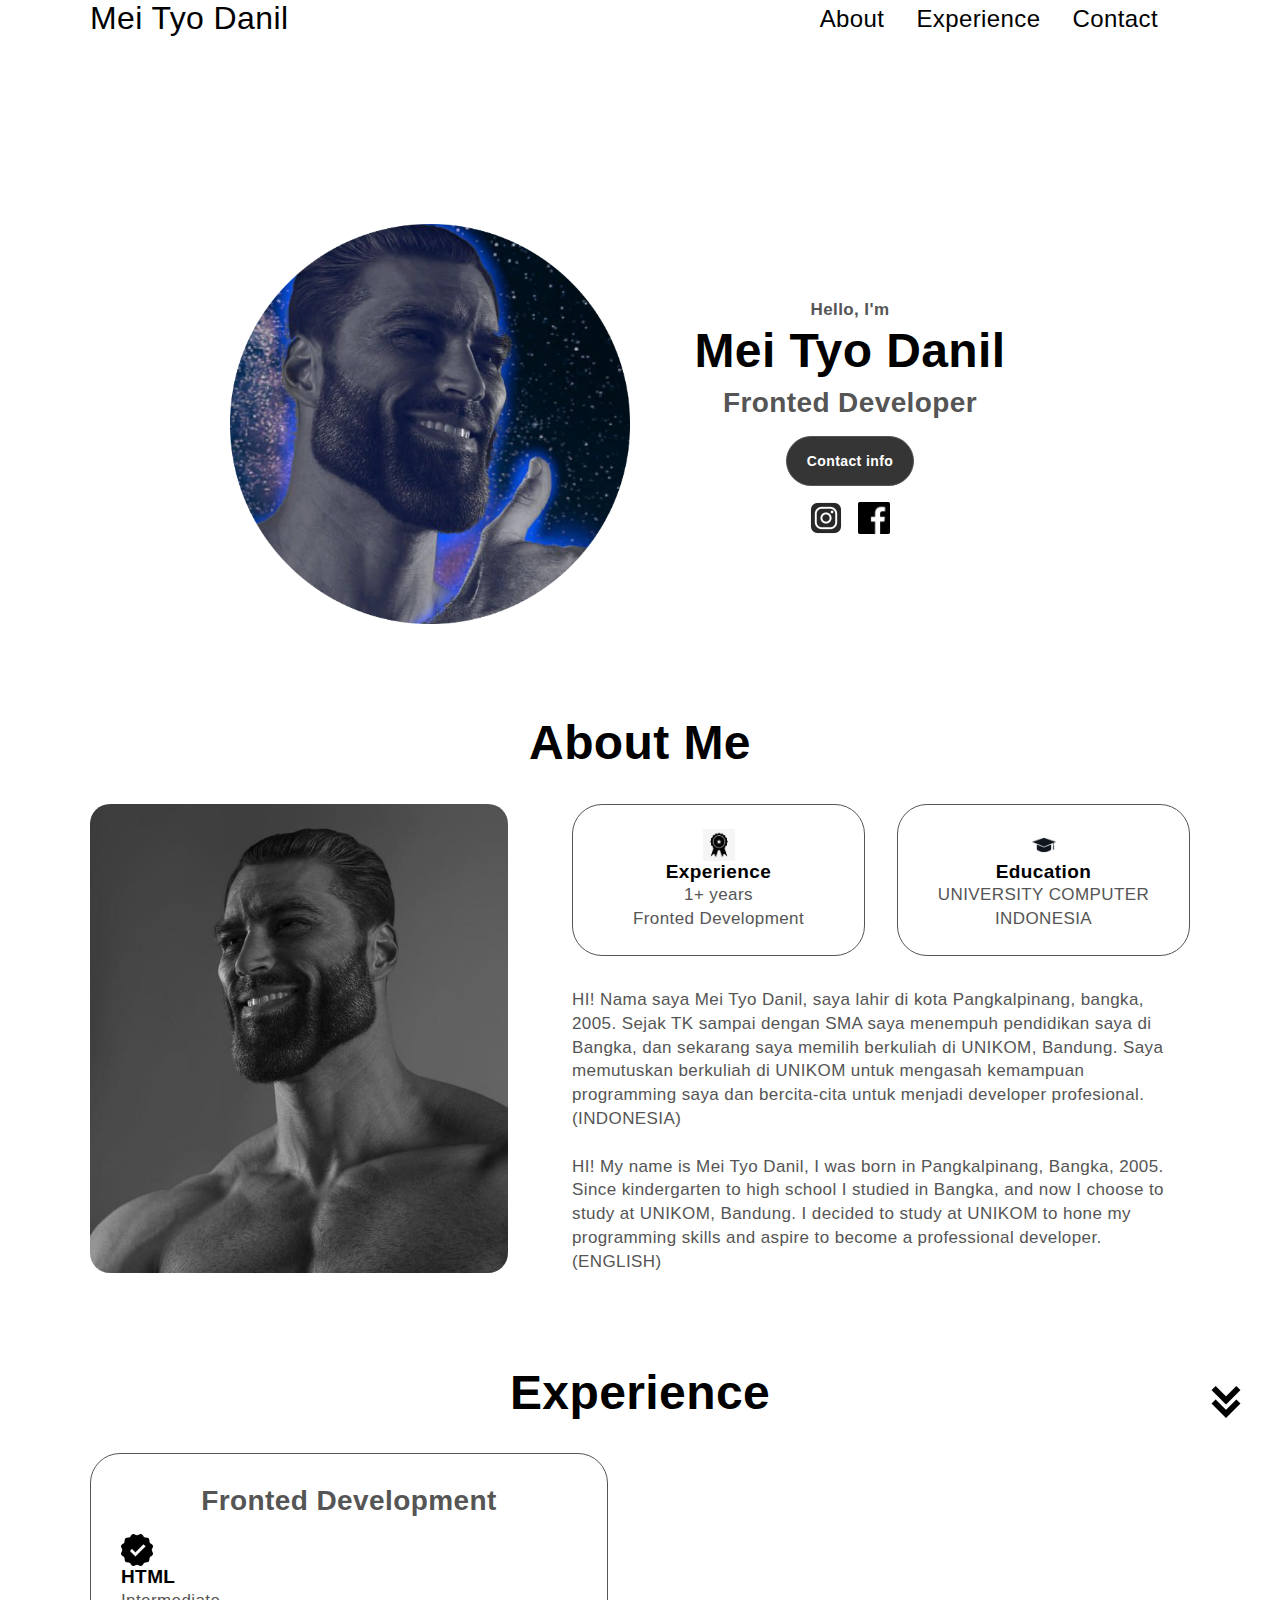
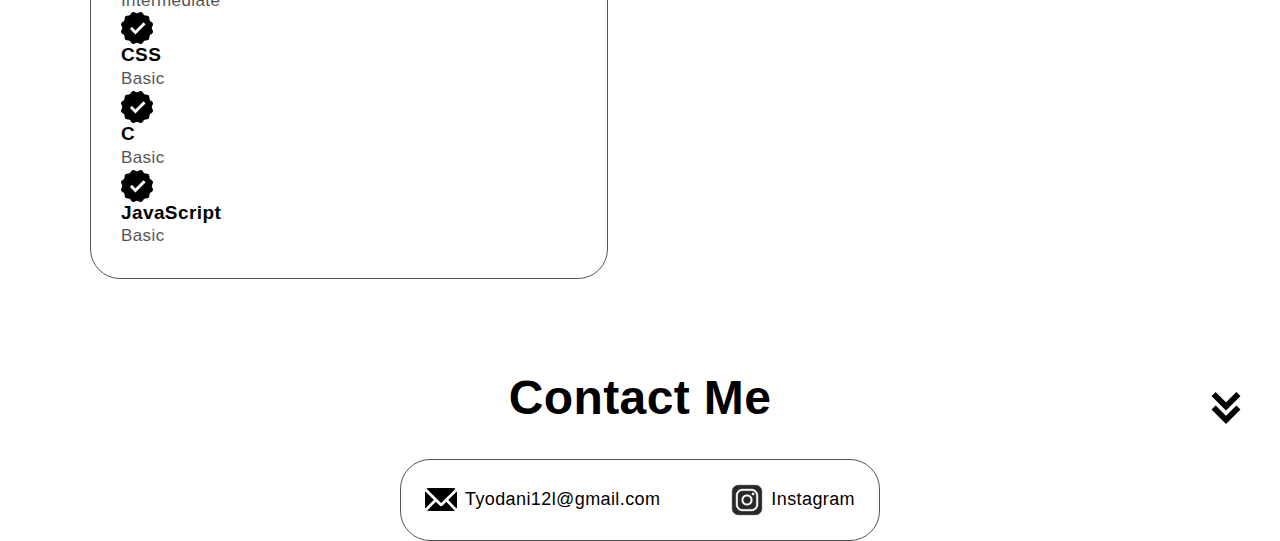
<file: index.html>
<!DOCTYPE html>
<html lang="en">
<head>
  <meta charset="UTF-8">
  <meta name="viewport" content="width=device-width, initial-scale=1.0">
  <title>Personal portofolio Website</title>
  <!--......................Custom Css Link......................-->
  <link rel="stylesheet" href="./style.css">
</head>
<body>
  <!--......................Start Nav Bar........................-->
  <nav>
    <div class="container nav-container">
	<a href=""class="logo">Mei Tyo Danil</a>
	<ul class="nav-links">
	  <li><a href="#About">About</a></li>
	  <li><a href="#Experience">Experience</a></li>
	  <li><a href="#Contact">Contact</a></li>
	<ul>
	</div>
  </nav>
  <!--.......................End Nav Bar..........................-->


<!--......................Start Header Section........................-->
<header>
   <div class="container header-container">
    <div class="header-left">
        <img src="img/profile.png" alt="">
        </div>
        <div class="header-right">
            <p><b>Hello, I'm</b></p>
            <h1>Mei Tyo Danil</h1>
            <h2>Fronted Developer</h2>
            <div class="header-action-aria">
                <a href="#Contact" class="btn btn-dark">Contact info</a>
            </div>
            <div class="header-social">
               <a href="https://www.instagram.com/mdnnl_?igsh=MTM2a3c2d2F4YXU4bQ%3D%3D&utm_source=qr"><img src="img/igdark.jpg" class="icon1"></a>
               <a href="https://www.facebook.com/matew.danil?mibextid=LQQJ4d"><img src="img/fbdark.jpg" class="icon1"></a>
            </div>
          </div>
        </div>
</header>
  <!--.......................End Header Bar..........................-->
<br>
<br>
<br>
<br>
<br>
  <!--.......................Start About Section..........................-->
<section id="About">
  <h1 class="heading">About Me</h1>
  <div class="container about-container">
     <div class="about-left">
        <img src="img/About.jpg" alt="">
  </div>
  <div class="about-right">
    <div class="basic-edu">
      <div class="edu-box">
        <img src="img/experience.jpg" class="icon1">
        <h4>Experience</h4>
        <p>
          1+ years <br>
          Fronted Development
        </p>
      </div>
      <div class="edu-box">
        <img src="img/educa.jpg" class="icon1">
        <h4>Education</h4>
        <p>
          UNIVERSITY COMPUTER INDONESIA
        </p>
      </div>
    </div>
    <p>
      HI! Nama saya Mei Tyo Danil, saya lahir di kota Pangkalpinang, bangka, 2005.
      Sejak TK sampai dengan SMA saya menempuh pendidikan saya di Bangka, dan sekarang saya memilih berkuliah di UNIKOM, Bandung.
      Saya memutuskan berkuliah di UNIKOM untuk mengasah kemampuan programming saya dan bercita-cita untuk menjadi developer profesional. (INDONESIA)
      <br>
      <br>
      HI! My name is Mei Tyo Danil, I was born in Pangkalpinang, Bangka, 2005.
Since kindergarten to high school I studied in Bangka, and now I choose to study at UNIKOM, Bandung.
I decided to study at UNIKOM to hone my programming skills and aspire to become a professional developer. (ENGLISH)  
    </p>
  </div>
</div>
</section>
  <!--.......................End About Section..........................-->
  <br>
  <br>
  <br>
  <br>
  <br>
 <!--.......................Start Experience Section..........................-->
 <section id="Experience">
  <a href="#Experience" class="arrow"><img src="img/arrow.jpg" class="icon1"></a>
  <h1 class="heading">Experience</h1>
  <div class="container experience-container">
    <div class="experience-box">
      <h2>Fronted Development</h2>
      <div class="experience">
        <div class="ex-div">
          <img src="img/checkmark.jpg" class="icon1">
          <div>
            <h4>HTML</h4>
            <p>Intermediate</p>
          </div>
        </div>
        <div class="ex-div">
          <img src="img/checkmark.jpg" class="icon1">
          <div>
            <h4>CSS</h4>
            <p>Basic</p>
          </div>
        </div>
        <div class="ex-div">
          <img src="img/checkmark.jpg" class="icon1">
          <div>
            <h4>C</h4>
            <p>Basic</p>
          </div>
        </div>
        <div class="ex-div">
          <img src="img/checkmark.jpg" class="icon1">
          <div>
            <h4>JavaScript</h4>
            <p>Basic</p>
          </div>
        </div>
      </div>
        </div>
      </div>
    </div>
  </div> 
 </section>
 <!--.......................End Experience Section..........................-->
 <br>
 <br>
 <br>
 <br>
 <br>

<!--.......................Start Contact Section..........................-->
<section id="Contact">
  <a href="#Contact" class="arrow"A><img src="img/arrow.jpg" class="icon1"></a>
  <h1 class="heading">Contact Me</h1>
  <div class="contact-container container">
    <div class="email">
      <img src="img/email.jpg" class="icon1">
      <a href=""><h5>Tyodani12l@gmail.com</h5></a>
    </div>
    <div class="instagram">
      <img src="img/instagram.jpg" class="icon1">
      <a href="https://www.instagram.com/mdnnl_?igsh=MTM2a3c2d2F4YXU4bQ%3D%3D&utm_source=qr"><h5>Instagram</h5></a>
  </div>
</section>
<!--.......................End Contact Section..........................-->



</body>
</html>
</file>
<file: style.css>
*{
    margin: 0;
    padding: 0;
    box-sizing: border-box;
    text-decoration: none;
    list-style: none;
    font-family: sans-serif;
    border: none;
    outline: none;
    scroll-behavior: smooth;
    letter-spacing: .4px;
}
:root{
    --color-black: #000000;
    --color-white: #ffffff;
    --color-dark: #353535;
    --color-dark-variant: #555555;

    --transition: .4s ease;
}
h1,h2,h3,h4,h5{
    line-height: 120%;
}
h1{
    font-size: 48px;
    color: var(--color-black);
}
h2{
    font-size: 28px;
    color: var(--color-dark-variant);
}
h3{
    font-size: 26px;
    color: var(color--black);
}
h4{
    font-size: 19px;
    color: var(--color-black);
}
h5{
    font-size: 18px;
    font-weight: 400;
}
.heading{
    text-align: center;
    margin-bottom: 2rem;
}
p{
    font-size: 17px;
    line-height: 140%;
    color: var(--color-dark-variant); 
}
.heading-p{
    padding-top: 9rem;
}
a{
    font-size: 24px;
    color: var(--color-black);
    text-decoration-color: var(--color-white);
    transition: var(--transition);
}
a:hover{
    color: var(--color-dark-variant);
    text-decoration-color: var(--color-dark-variant) !important;
    text-underline-offset: 1rem;
    text-decoration: underline;
}
.btn{
    display: inline-block;
    width: fit-content;
    padding: 1rem;
    width: 8rem;
    border-radius: 2rem;
    cursor: pointer;
    color: var(--color-black);
    border: 1px solid var(--color-dark-variant);
    display: flex;
    align-items: center;
    justify-content: center;
    font-weight: 600;
    font-size: 14px;
    transition: var(--transition);
}
.btn:hover{
    background: var(--color-dark-variant);
    color: var(--color-white);
}
.btn-dark{
    color: var(--color-white);
    background: var(--color-dark);
    text-decoration: none !important;
}
.btn-dark:hover{
    background: var(--color-black);
}
img{
    width: 100%;
    display: block;
}
.icon1{
    width: 32px;
    height: max-content;
}
.container{
    margin: 0 auto;
    max-width: 1100px;
    width: 90%;
}

/*<!--......................Start Nav Bar........................-->*/
nav{
    height: 8 rem;
    position: fixed;
    z-index: 1;
    top: 0;
    left: 0;
    width: 100%;
    display: grid;
    place-items: center;
    background: white;
}
.nav-container{
    display: flex;
    justify-content: space-between;
    align-items: center;
    height: 100%;
}
.logo{
    font-size: 32px;
    color: var(--color-black) !important;
    text-decoration: none !important;
}
.nav-links{
    display: flex;
    align-items: center;
    gap: 2rem;
}
/*<!--......................End Nav Bar........................-->*/


/*<!--......................Start Heading Section........................-->*/
 header{
    padding-top: 14rem;
 }
 .header-container{
    display: grid;
    grid-template-columns: 1fr 1fr;
    max-width: 820px;
    gap: 20px;
    justify-content: space-between;
 }
 .header-right{
    text-align: center;
    margin: auto;
 }
 .header-right p{
    color: var(--color-dark-variant);
 }
 .header-right h2{
    margin-top: .4rem;
 }
 .header-action-aria{
    margin-top: 1rem;
    display: flex;
    gap: 1rem;
    justify-content: center;  
 }
 .header-social{
    display: flex;
    gap: 1rem;
    justify-content: center;
    margin: 1rem auto; 
 }
 /*<!--......................End Heading Section........................-->*/


 /*<!--......................Start About Section........................-->*/
 .about-container{
    display: grid;
    grid-template-columns: 38% auto;
    gap: 4rem;
    align-items: center;
 }
 .about-left{
    border-radius: 20px;
    overflow: hidden; 
 }
 .basic-edu{
    display: flex;
    gap: 32px;
    margin-bottom: 32px;
 }
 .edu-box{
    padding: 24px;
    text-align: center;
    border: 1px solid var(--color-dark-variant);
    border-radius: 30px;
    width: 100%;
 }
 .edu-box img{
    margin: auto;
 }
 /*<!--......................End About Section........................-->*/


/*<!--......................Start Experience Section........................-->*/
section{
    position: relative;
}
.arrow{
    position: absolute;
    right: 3%;
    transition: var(--transition);
    margin-top: 1.4rem;
}
.arrow:hover{
    margin-top: 2rem;
}
.experience-container{
    display: grid;
    grid-template-columns: 1fr 1fr;
    gap: 4rem;
}
.experience-box{
    border: 1px solid var(--color-dark-variant);
    border-radius: 30px;
    padding: 30px;
}
.experience-box h2{
    text-align: center;
    margin-bottom: 1rem;
}
/*<!--......................End Experience Section........................-->*/


/*<!--......................Start Contact Section........................-->*/
.contact-container{
    max-width: 30rem;
    border: 1px solid var(--color-dark-variant);
    padding: 24px;
    border-radius: 30px;
    display: flex;
    justify-content: space-between;
    align-items: center;
}
.email,.instagram{
    display: flex;
    align-items: center;
    gap: .5rem;
}
/*<!--......................End Contact Section........................-->*/
</file>
